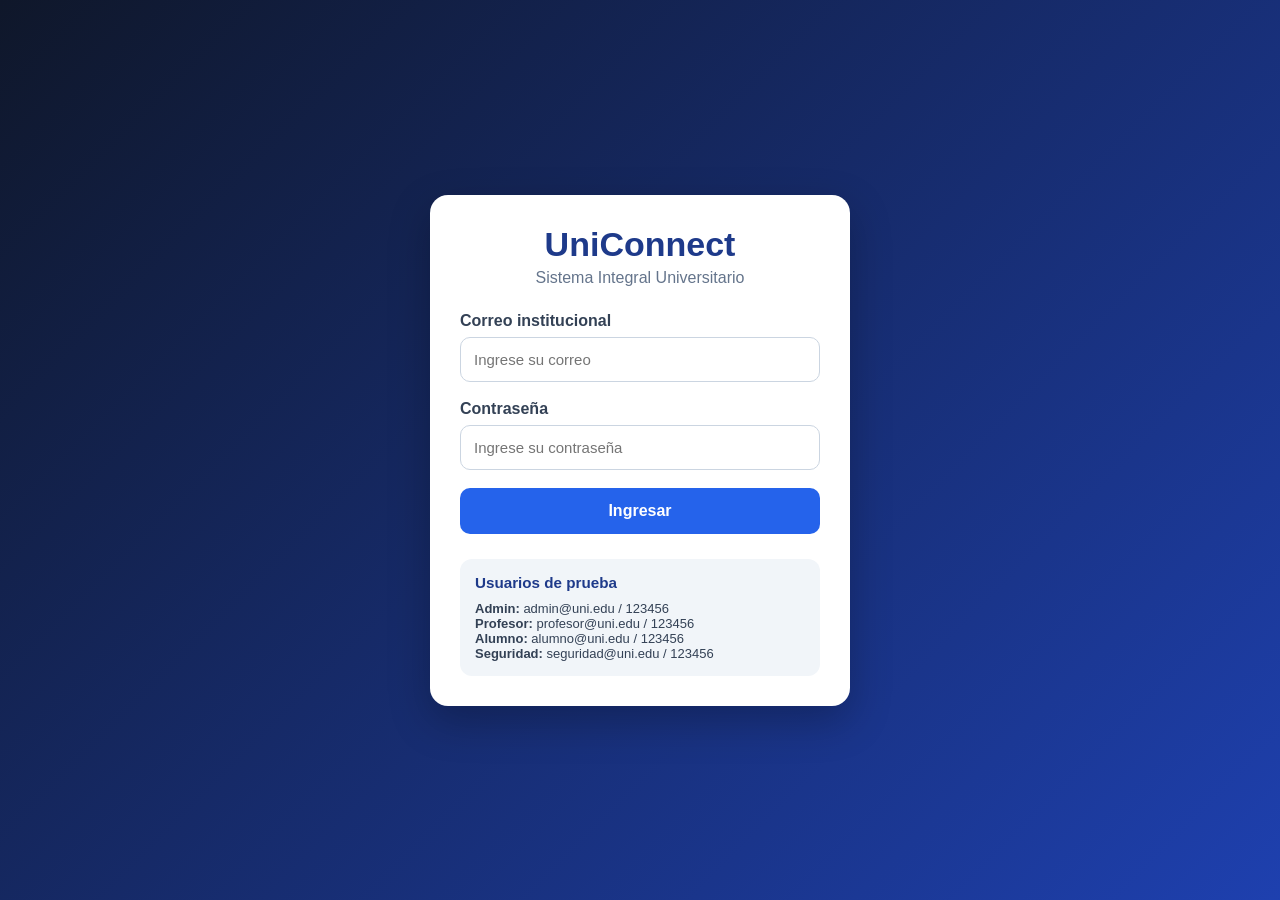
<file: control-vehicular-main/UniConnect/index.html>
<!DOCTYPE html>
<html lang="es">
<head>
  <meta charset="UTF-8">
  <meta name="viewport" content="width=device-width, initial-scale=1.0">
  <title>UniConnect - Inicio de Sesión</title>

  <link rel="stylesheet" href="css/styles.css">
</head>
<body>

  <main class="login-container">

    <section class="login-card">
      <h1>UniConnect</h1>
      <p class="subtitle">Sistema Integral Universitario</p>

      <form id="loginForm">
        <div class="form-group">
          <label for="email">Correo institucional</label>
          <input 
            type="email" 
            id="email" 
            placeholder="Ingrese su correo"
            required
          >
        </div>

        <div class="form-group">
          <label for="password">Contraseña</label>
          <input 
            type="password" 
            id="password" 
            placeholder="Ingrese su contraseña"
            required
          >
        </div>

        <button type="submit">Ingresar</button>
      </form>

      <p id="loginMessage" class="message"></p>

      <div class="test-users">
        <h3>Usuarios de prueba</h3>
        <p><strong>Admin:</strong> admin@uni.edu / 123456</p>
        <p><strong>Profesor:</strong> profesor@uni.edu / 123456</p>
        <p><strong>Alumno:</strong> alumno@uni.edu / 123456</p>
        <p><strong>Seguridad:</strong> seguridad@uni.edu / 123456</p>
      </div>
    </section>

  </main>

  <script src="js/auth.js"></script>
</body>
</html>
</file>
<file: control-vehicular-main/UniConnect/css/styles.css>
* {
  margin: 0;
  padding: 0;
  box-sizing: border-box;
  font-family: Arial, sans-serif;
}

body {
  min-height: 100vh;
  background: linear-gradient(135deg, #0f172a, #1e40af);
  display: flex;
  align-items: center;
  justify-content: center;
}

.login-container {
  width: 100%;
  padding: 20px;
}

.login-card {
  background: #ffffff;
  width: 100%;
  max-width: 420px;
  margin: auto;
  padding: 30px;
  border-radius: 18px;
  box-shadow: 0 15px 40px rgba(0, 0, 0, 0.25);
}

.login-card h1 {
  text-align: center;
  color: #1e3a8a;
  font-size: 34px;
  margin-bottom: 5px;
}

.subtitle {
  text-align: center;
  color: #64748b;
  margin-bottom: 25px;
}

.form-group {
  margin-bottom: 18px;
}

.form-group label {
  display: block;
  margin-bottom: 7px;
  color: #334155;
  font-weight: bold;
}

.form-group input {
  width: 100%;
  padding: 13px;
  border: 1px solid #cbd5e1;
  border-radius: 10px;
  font-size: 15px;
}

.form-group input:focus {
  outline: none;
  border-color: #2563eb;
}

button {
  width: 100%;
  padding: 14px;
  border: none;
  border-radius: 10px;
  background: #2563eb;
  color: white;
  font-size: 16px;
  font-weight: bold;
  cursor: pointer;
}

button:hover {
  background: #1d4ed8;
}

.message {
  margin-top: 15px;
  text-align: center;
  font-weight: bold;
}

.message.error {
  color: #dc2626;
}

.message.success {
  color: #16a34a;
}

.test-users {
  margin-top: 25px;
  padding: 15px;
  background: #f1f5f9;
  border-radius: 12px;
  font-size: 13px;
  color: #334155;
}

.test-users h3 {
  margin-bottom: 10px;
  color: #1e3a8a;
}

/* ========================= */
/* ESTILOS DEL DASHBOARD */
/* ========================= */

.dashboard-body {
  min-height: 100vh;
  background: #f1f5f9;
  display: block;
}

.topbar {
  width: 100%;
  background: #1e3a8a;
  color: white;
  padding: 18px 30px;
  display: flex;
  justify-content: space-between;
  align-items: center;
}

.topbar h2 {
  font-size: 26px;
}

.topbar p {
  font-size: 14px;
  opacity: 0.9;
}

.logout-btn {
  width: auto;
  background: #dc2626;
  padding: 10px 18px;
  border-radius: 8px;
}

.logout-btn:hover {
  background: #b91c1c;
}

.dashboard-container {
  max-width: 1100px;
  margin: 30px auto;
  padding: 20px;
}

.welcome-card {
  background: white;
  padding: 25px;
  border-radius: 16px;
  margin-bottom: 25px;
  box-shadow: 0 8px 25px rgba(0, 0, 0, 0.1);
}

.welcome-card h1 {
  color: #1e3a8a;
  margin-bottom: 10px;
}

.welcome-card p {
  color: #475569;
}

.role-panel {
  background: white;
  padding: 25px;
  border-radius: 16px;
  box-shadow: 0 8px 25px rgba(0, 0, 0, 0.1);
}

.role-panel h2 {
  margin-bottom: 20px;
  color: #1e293b;
}

.menu-grid {
  display: grid;
  grid-template-columns: repeat(auto-fit, minmax(210px, 1fr));
  gap: 18px;
}

.menu-card {
  background: #eff6ff;
  border: 1px solid #bfdbfe;
  padding: 20px;
  border-radius: 14px;
  cursor: pointer;
  transition: 0.3s;
}

.menu-card:hover {
  transform: translateY(-4px);
  background: #dbeafe;
}

.menu-card h3 {
  color: #1e40af;
  margin-bottom: 8px;
}

.menu-card p {
  color: #475569;
  font-size: 14px;
}

/* Responsive para celular */
@media (max-width: 600px) {
  .topbar {
    flex-direction: column;
    gap: 15px;
    text-align: center;
  }

  .logout-btn {
    width: 100%;
  }

  .dashboard-container {
    margin: 15px auto;
    padding: 15px;
  }
}

/* ========================= */
/* GESTIÓN DE USUARIOS */
/* ========================= */

.topbar-actions {
  display: flex;
  gap: 10px;
}

.secondary-btn {
  width: auto;
  background: #475569;
  padding: 10px 18px;
  border-radius: 8px;
}

.secondary-btn:hover {
  background: #334155;
}

.form-section,
.table-section {
  background: white;
  padding: 25px;
  border-radius: 16px;
  margin-bottom: 25px;
  box-shadow: 0 8px 25px rgba(0, 0, 0, 0.1);
}

.form-section h2,
.table-section h2 {
  margin-bottom: 20px;
  color: #1e293b;
}

.user-form .form-row {
  display: grid;
  grid-template-columns: 1fr 1fr;
  gap: 18px;
}

.form-group select {
  width: 100%;
  padding: 13px;
  border: 1px solid #cbd5e1;
  border-radius: 10px;
  font-size: 15px;
  background: white;
}

.search-box {
  margin-bottom: 15px;
}

.search-box input {
  width: 100%;
  padding: 13px;
  border: 1px solid #cbd5e1;
  border-radius: 10px;
  font-size: 15px;
}

.table-container {
  width: 100%;
  overflow-x: auto;
}

table {
  width: 100%;
  border-collapse: collapse;
  min-width: 850px;
}

thead {
  background: #1e3a8a;
  color: white;
}

th,
td {
  padding: 12px;
  text-align: left;
  border-bottom: 1px solid #e2e8f0;
  font-size: 14px;
}

tbody tr:hover {
  background: #f8fafc;
}

.user-photo {
  width: 45px;
  height: 45px;
  border-radius: 50%;
  object-fit: cover;
  background: #cbd5e1;
}

.delete-btn {
  width: auto;
  background: #dc2626;
  padding: 8px 12px;
  font-size: 13px;
  border-radius: 8px;
}

.delete-btn:hover {
  background: #b91c1c;
}

.role-badge {
  display: inline-block;
  padding: 5px 9px;
  border-radius: 20px;
  background: #dbeafe;
  color: #1e40af;
  font-weight: bold;
  font-size: 12px;
}

@media (max-width: 700px) {
  .user-form .form-row {
    grid-template-columns: 1fr;
  }

  .topbar-actions {
    width: 100%;
    flex-direction: column;
  }

  .secondary-btn,
  .logout-btn {
    width: 100%;
  }
}

/* ========================= */
/* CONTROL VEHICULAR */
/* ========================= */

.vehicle-photo {
  width: 70px;
  height: 50px;
  border-radius: 8px;
  object-fit: cover;
  background: #cbd5e1;
}

.plate-photo {
  width: 70px;
  height: 45px;
  border-radius: 8px;
  object-fit: cover;
  background: #cbd5e1;
}

.status-badge {
  display: inline-block;
  padding: 6px 10px;
  border-radius: 20px;
  font-weight: bold;
  font-size: 12px;
}

.status-autorizado {
  background: #dcfce7;
  color: #166534;
}

.status-pendiente {
  background: #fef9c3;
  color: #854d0e;
}

.status-restringido {
  background: #fee2e2;
  color: #991b1b;
}

.hidden {
  display: none;
}

/* ========================= */
/* ASISTENCIA DIGITAL */
/* ========================= */

.signature-box {
  margin-bottom: 20px;
}

.signature-box label {
  display: block;
  margin-bottom: 8px;
  color: #334155;
  font-weight: bold;
}

#signatureCanvas {
  width: 100%;
  max-width: 600px;
  height: 220px;
  border: 2px dashed #94a3b8;
  border-radius: 12px;
  background: #ffffff;
  cursor: crosshair;
  display: block;
  touch-action: none;
}

.signature-actions {
  margin-top: 10px;
  display: flex;
  gap: 10px;
}

.signature-preview {
  width: 120px;
  height: 55px;
  object-fit: contain;
  background: #ffffff;
  border: 1px solid #cbd5e1;
  border-radius: 8px;
}

.attendance-badge {
  display: inline-block;
  padding: 6px 10px;
  border-radius: 20px;
  font-weight: bold;
  font-size: 12px;
}

.attendance-presente {
  background: #dcfce7;
  color: #166534;
}

.attendance-tardanza {
  background: #fef9c3;
  color: #854d0e;
}

.attendance-falta {
  background: #fee2e2;
  color: #991b1b;
}
</file>
